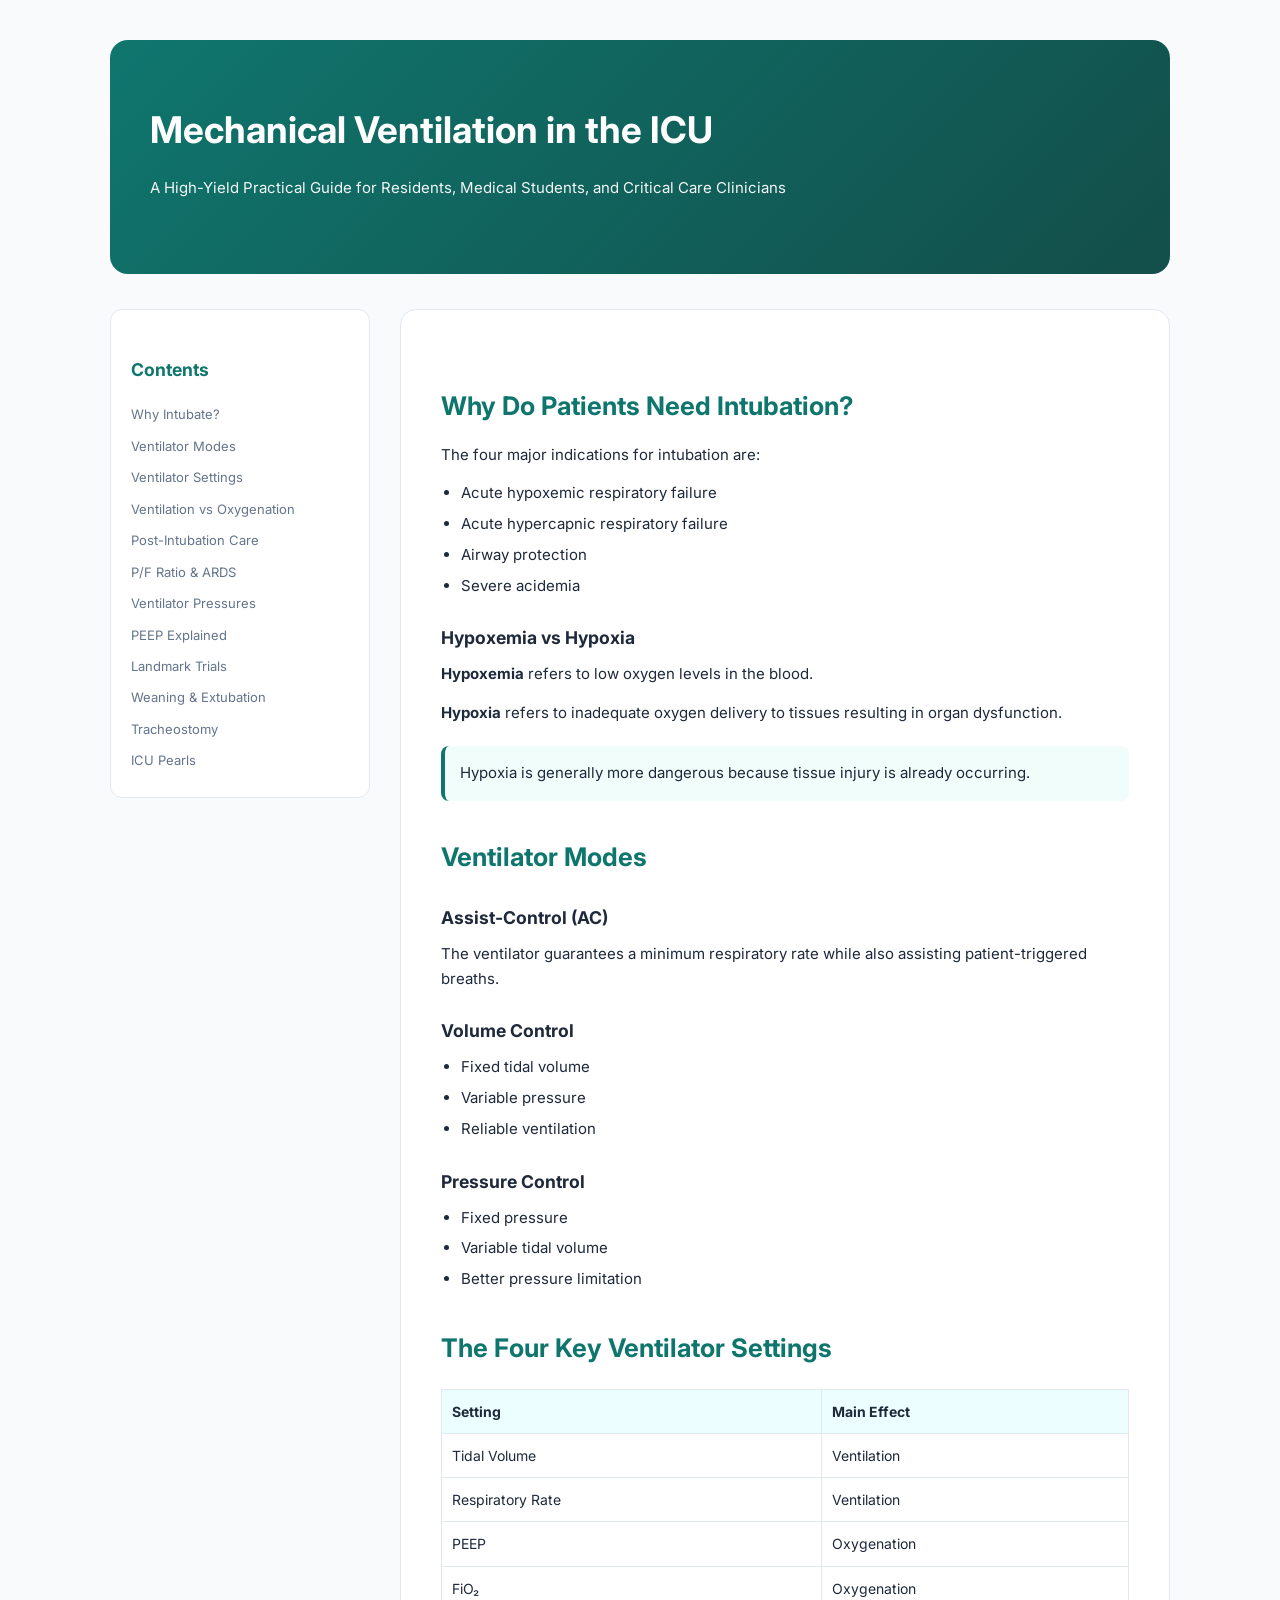
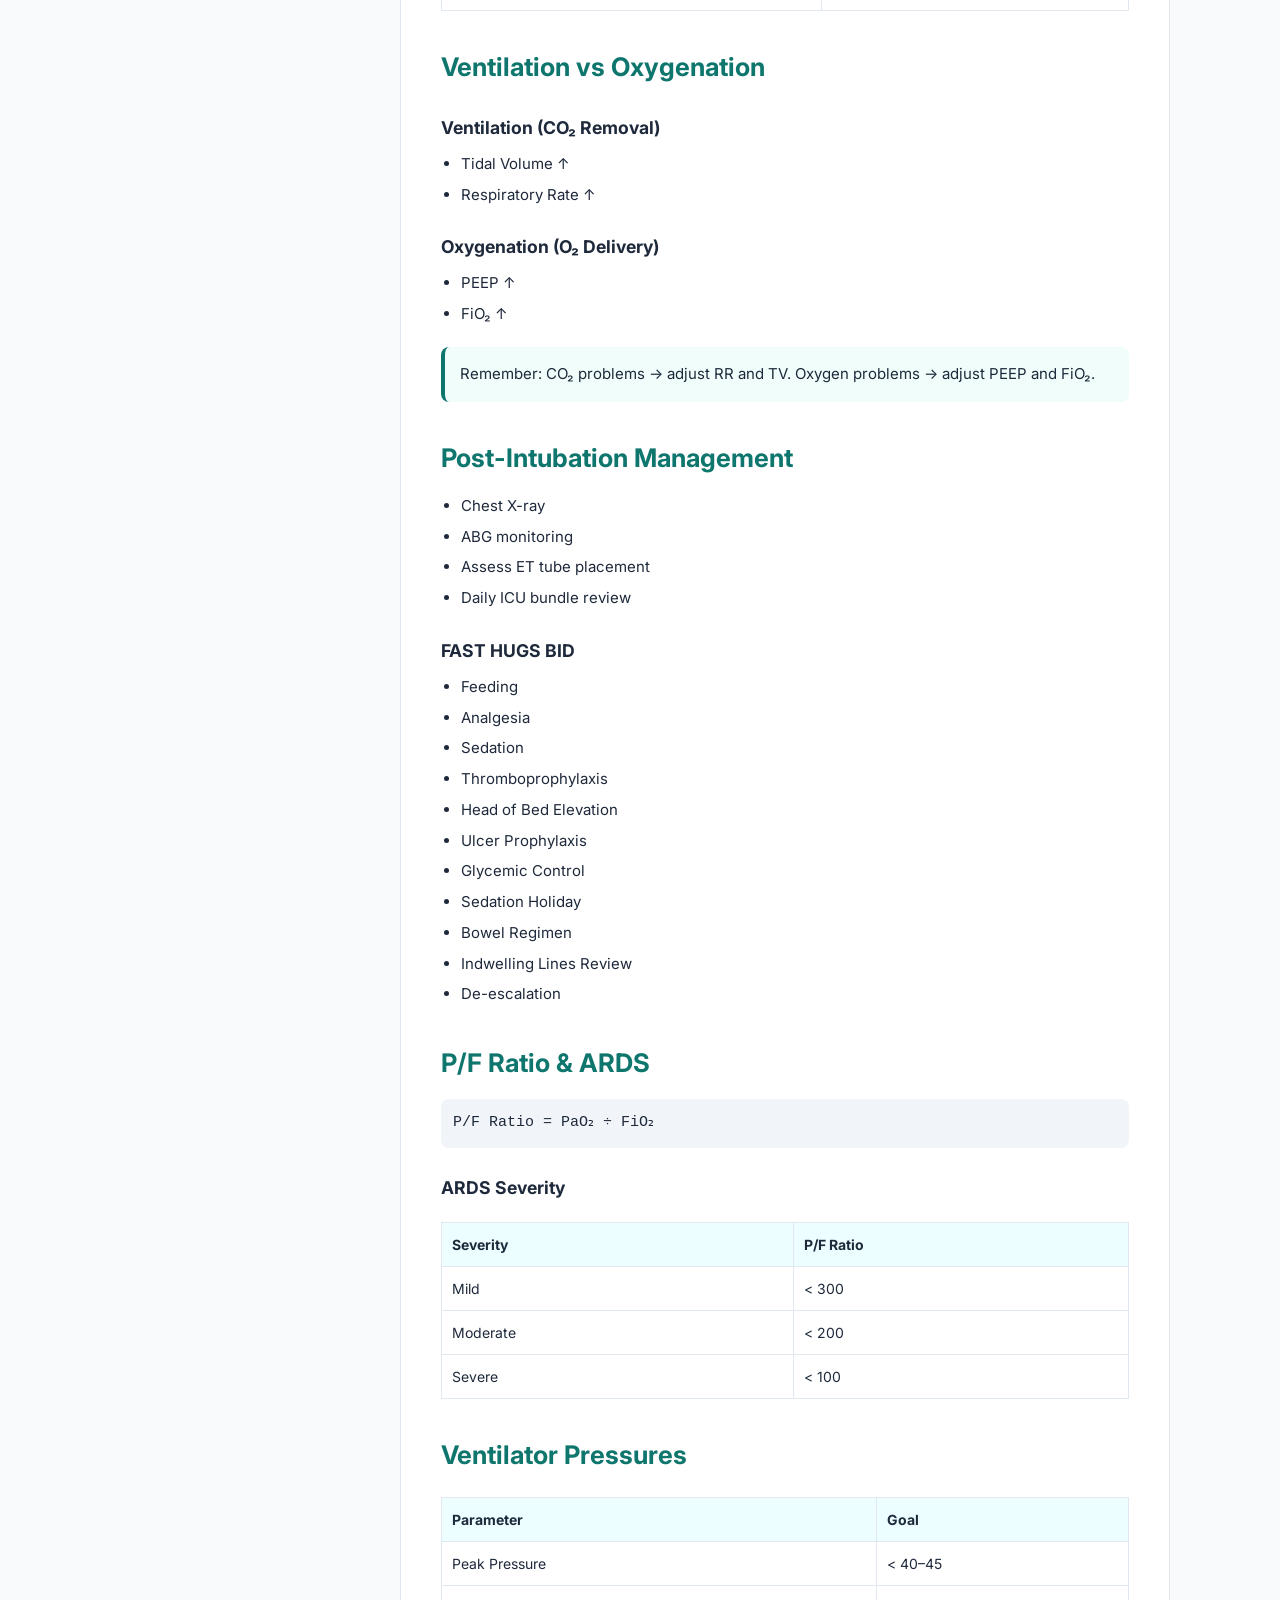
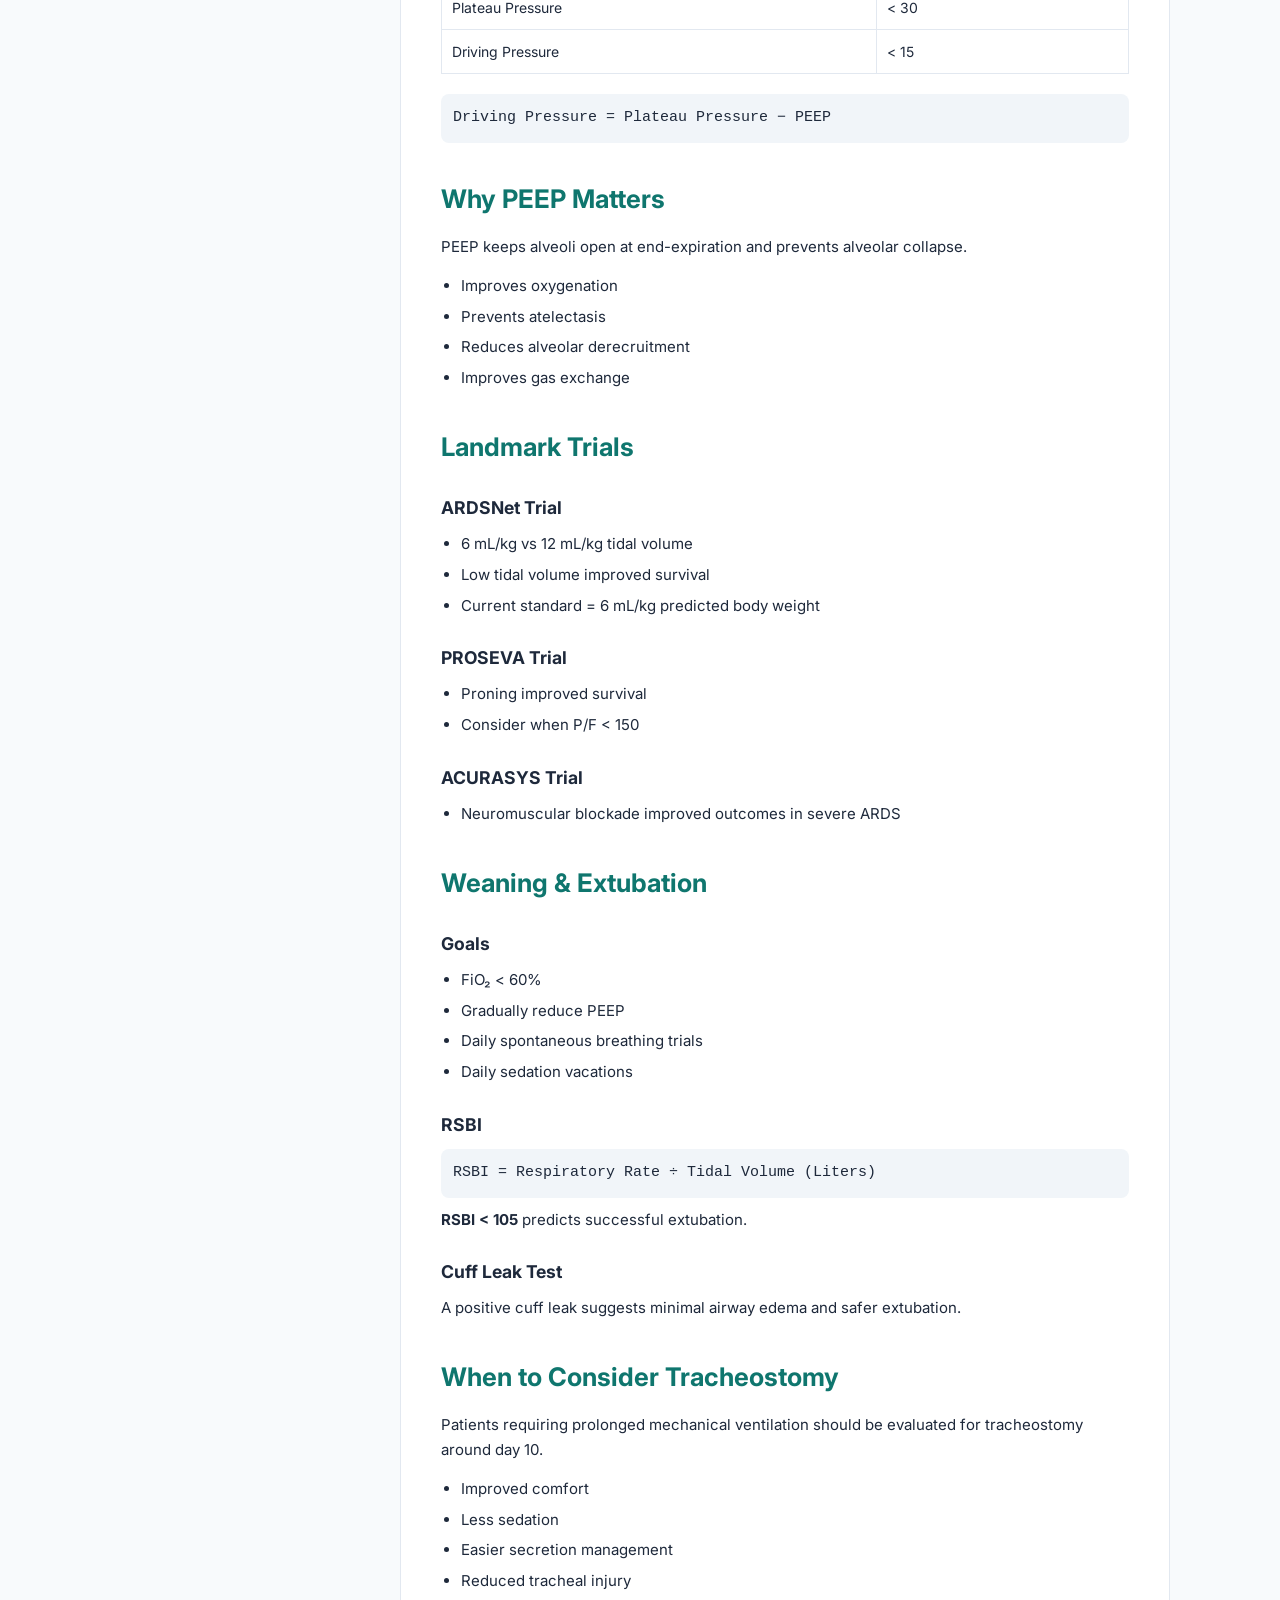
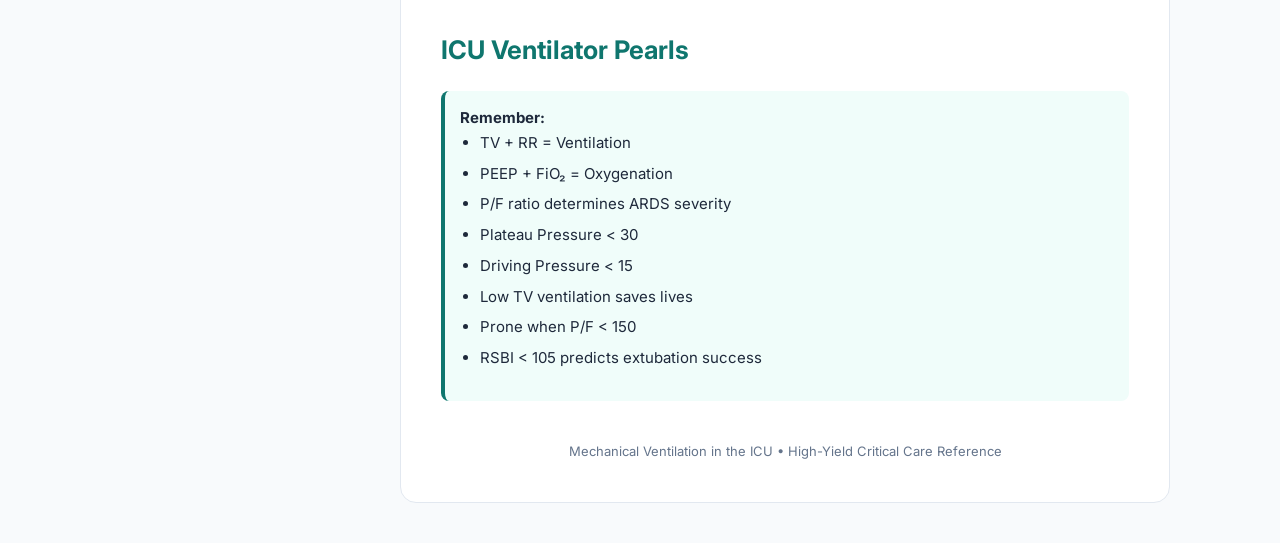
<file: blog/mechvent.html>
<!DOCTYPE html>
<html lang="en">
<head>
<meta charset="UTF-8">
<meta name="viewport" content="width=device-width, initial-scale=1.0">
<title>Mechanical Ventilation in the ICU</title>

<link href="https://fonts.googleapis.com/css2?family=Inter:wght@300;400;500;600;700&display=swap" rel="stylesheet">

<style>
:root{
    --bg:#f8fafc;
    --card:#ffffff;
    --text:#1e293b;
    --muted:#64748b;
    --accent:#0f766e;
    --border:#e2e8f0;
    --code:#f1f5f9;
}

*{
    margin:0;
    padding:0;
    box-sizing:border-box;
}

body{
    font-family:'Inter',sans-serif;
    background:var(--bg);
    color:var(--text);
    line-height:1.65;
    font-size:15px;
}

.container{
    max-width:1100px;
    margin:auto;
    padding:40px 20px;
}

.hero{
    background:linear-gradient(135deg,#0f766e,#134e4a);
    color:white;
    padding:60px 40px;
    border-radius:18px;
    margin-bottom:35px;
}

.hero h1{
    font-size:2.3rem;
    margin-bottom:15px;
}

.hero p{
    opacity:.95;
    font-size:15px;
}

.layout{
    display:grid;
    grid-template-columns:260px 1fr;
    gap:30px;
}

.toc{
    position:sticky;
    top:20px;
    background:var(--card);
    border:1px solid var(--border);
    border-radius:12px;
    padding:20px;
    height:fit-content;
}

.toc h3{
    margin-bottom:15px;
    color:var(--accent);
}

.toc a{
    display:block;
    text-decoration:none;
    color:var(--muted);
    padding:5px 0;
    font-size:13px;
}

.toc a:hover{
    color:var(--accent);
}

.content{
    background:var(--card);
    border-radius:16px;
    padding:40px;
    border:1px solid var(--border);
}

h2{
    margin-top:35px;
    margin-bottom:15px;
    color:var(--accent);
    font-size:1.6rem;
}

h3{
    margin-top:25px;
    margin-bottom:10px;
    font-size:1.1rem;
}

p{
    margin-bottom:14px;
}

ul{
    margin-left:20px;
    margin-bottom:15px;
}

li{
    margin-bottom:6px;
}

table{
    width:100%;
    border-collapse:collapse;
    margin:20px 0;
}

th{
    background:#ecfeff;
}

th,td{
    border:1px solid var(--border);
    padding:10px;
    text-align:left;
    font-size:14px;
}

.note{
    background:#f0fdfa;
    border-left:4px solid var(--accent);
    padding:15px;
    margin:20px 0;
    border-radius:8px;
}

.formula{
    background:var(--code);
    padding:12px;
    border-radius:8px;
    font-family:monospace;
    margin:10px 0;
}

.footer{
    text-align:center;
    color:var(--muted);
    margin-top:40px;
    font-size:13px;
}

@media(max-width:900px){

.layout{
    grid-template-columns:1fr;
}

.toc{
    position:relative;
}

.hero h1{
    font-size:1.8rem;
}

.content{
    padding:25px;
}
}
</style>
</head>
<body>

<div class="container">

<div class="hero">
<h1>Mechanical Ventilation in the ICU</h1>
<p>A High-Yield Practical Guide for Residents, Medical Students, and Critical Care Clinicians</p>
</div>

<div class="layout">

<nav class="toc">
<h3>Contents</h3>
<a href="#intubation">Why Intubate?</a>
<a href="#modes">Ventilator Modes</a>
<a href="#settings">Ventilator Settings</a>
<a href="#oxygenation">Ventilation vs Oxygenation</a>
<a href="#post">Post-Intubation Care</a>
<a href="#pf">P/F Ratio & ARDS</a>
<a href="#pressures">Ventilator Pressures</a>
<a href="#peep">PEEP Explained</a>
<a href="#trials">Landmark Trials</a>
<a href="#weaning">Weaning & Extubation</a>
<a href="#trach">Tracheostomy</a>
<a href="#pearls">ICU Pearls</a>
</nav>

<div class="content">

<h2 id="intubation">Why Do Patients Need Intubation?</h2>

<p>The four major indications for intubation are:</p>

<ul>
<li>Acute hypoxemic respiratory failure</li>
<li>Acute hypercapnic respiratory failure</li>
<li>Airway protection</li>
<li>Severe acidemia</li>
</ul>

<h3>Hypoxemia vs Hypoxia</h3>

<p><strong>Hypoxemia</strong> refers to low oxygen levels in the blood.</p>

<p><strong>Hypoxia</strong> refers to inadequate oxygen delivery to tissues resulting in organ dysfunction.</p>

<div class="note">
Hypoxia is generally more dangerous because tissue injury is already occurring.
</div>

<h2 id="modes">Ventilator Modes</h2>

<h3>Assist-Control (AC)</h3>

<p>The ventilator guarantees a minimum respiratory rate while also assisting patient-triggered breaths.</p>

<h3>Volume Control</h3>

<ul>
<li>Fixed tidal volume</li>
<li>Variable pressure</li>
<li>Reliable ventilation</li>
</ul>

<h3>Pressure Control</h3>

<ul>
<li>Fixed pressure</li>
<li>Variable tidal volume</li>
<li>Better pressure limitation</li>
</ul>

<h2 id="settings">The Four Key Ventilator Settings</h2>

<table>
<tr>
<th>Setting</th>
<th>Main Effect</th>
</tr>
<tr>
<td>Tidal Volume</td>
<td>Ventilation</td>
</tr>
<tr>
<td>Respiratory Rate</td>
<td>Ventilation</td>
</tr>
<tr>
<td>PEEP</td>
<td>Oxygenation</td>
</tr>
<tr>
<td>FiO₂</td>
<td>Oxygenation</td>
</tr>
</table>

<h2 id="oxygenation">Ventilation vs Oxygenation</h2>

<h3>Ventilation (CO₂ Removal)</h3>

<ul>
<li>Tidal Volume ↑</li>
<li>Respiratory Rate ↑</li>
</ul>

<h3>Oxygenation (O₂ Delivery)</h3>

<ul>
<li>PEEP ↑</li>
<li>FiO₂ ↑</li>
</ul>

<div class="note">
Remember: CO₂ problems → adjust RR and TV. Oxygen problems → adjust PEEP and FiO₂.
</div>

<h2 id="post">Post-Intubation Management</h2>

<ul>
<li>Chest X-ray</li>
<li>ABG monitoring</li>
<li>Assess ET tube placement</li>
<li>Daily ICU bundle review</li>
</ul>

<h3>FAST HUGS BID</h3>

<ul>
<li>Feeding</li>
<li>Analgesia</li>
<li>Sedation</li>
<li>Thromboprophylaxis</li>
<li>Head of Bed Elevation</li>
<li>Ulcer Prophylaxis</li>
<li>Glycemic Control</li>
<li>Sedation Holiday</li>
<li>Bowel Regimen</li>
<li>Indwelling Lines Review</li>
<li>De-escalation</li>
</ul>

<h2 id="pf">P/F Ratio & ARDS</h2>

<div class="formula">
P/F Ratio = PaO₂ ÷ FiO₂
</div>

<h3>ARDS Severity</h3>

<table>
<tr>
<th>Severity</th>
<th>P/F Ratio</th>
</tr>
<tr>
<td>Mild</td>
<td>&lt; 300</td>
</tr>
<tr>
<td>Moderate</td>
<td>&lt; 200</td>
</tr>
<tr>
<td>Severe</td>
<td>&lt; 100</td>
</tr>
</table>

<h2 id="pressures">Ventilator Pressures</h2>

<table>
<tr>
<th>Parameter</th>
<th>Goal</th>
</tr>
<tr>
<td>Peak Pressure</td>
<td>&lt; 40–45</td>
</tr>
<tr>
<td>Plateau Pressure</td>
<td>&lt; 30</td>
</tr>
<tr>
<td>Driving Pressure</td>
<td>&lt; 15</td>
</tr>
</table>

<div class="formula">
Driving Pressure = Plateau Pressure − PEEP
</div>

<h2 id="peep">Why PEEP Matters</h2>

<p>PEEP keeps alveoli open at end-expiration and prevents alveolar collapse.</p>

<ul>
<li>Improves oxygenation</li>
<li>Prevents atelectasis</li>
<li>Reduces alveolar derecruitment</li>
<li>Improves gas exchange</li>
</ul>

<h2 id="trials">Landmark Trials</h2>

<h3>ARDSNet Trial</h3>

<ul>
<li>6 mL/kg vs 12 mL/kg tidal volume</li>
<li>Low tidal volume improved survival</li>
<li>Current standard = 6 mL/kg predicted body weight</li>
</ul>

<h3>PROSEVA Trial</h3>

<ul>
<li>Proning improved survival</li>
<li>Consider when P/F &lt; 150</li>
</ul>

<h3>ACURASYS Trial</h3>

<ul>
<li>Neuromuscular blockade improved outcomes in severe ARDS</li>
</ul>

<h2 id="weaning">Weaning & Extubation</h2>

<h3>Goals</h3>

<ul>
<li>FiO₂ &lt; 60%</li>
<li>Gradually reduce PEEP</li>
<li>Daily spontaneous breathing trials</li>
<li>Daily sedation vacations</li>
</ul>

<h3>RSBI</h3>

<div class="formula">
RSBI = Respiratory Rate ÷ Tidal Volume (Liters)
</div>

<p><strong>RSBI &lt; 105</strong> predicts successful extubation.</p>

<h3>Cuff Leak Test</h3>

<p>A positive cuff leak suggests minimal airway edema and safer extubation.</p>

<h2 id="trach">When to Consider Tracheostomy</h2>

<p>Patients requiring prolonged mechanical ventilation should be evaluated for tracheostomy around day 10.</p>

<ul>
<li>Improved comfort</li>
<li>Less sedation</li>
<li>Easier secretion management</li>
<li>Reduced tracheal injury</li>
</ul>

<h2 id="pearls">ICU Ventilator Pearls</h2>

<div class="note">
<strong>Remember:</strong>
<ul>
<li>TV + RR = Ventilation</li>
<li>PEEP + FiO₂ = Oxygenation</li>
<li>P/F ratio determines ARDS severity</li>
<li>Plateau Pressure &lt; 30</li>
<li>Driving Pressure &lt; 15</li>
<li>Low TV ventilation saves lives</li>
<li>Prone when P/F &lt; 150</li>
<li>RSBI &lt; 105 predicts extubation success</li>
</ul>
</div>

<div class="footer">
Mechanical Ventilation in the ICU • High-Yield Critical Care Reference
</div>

</div>
</div>
</div>

</body>
</html>
</file>
